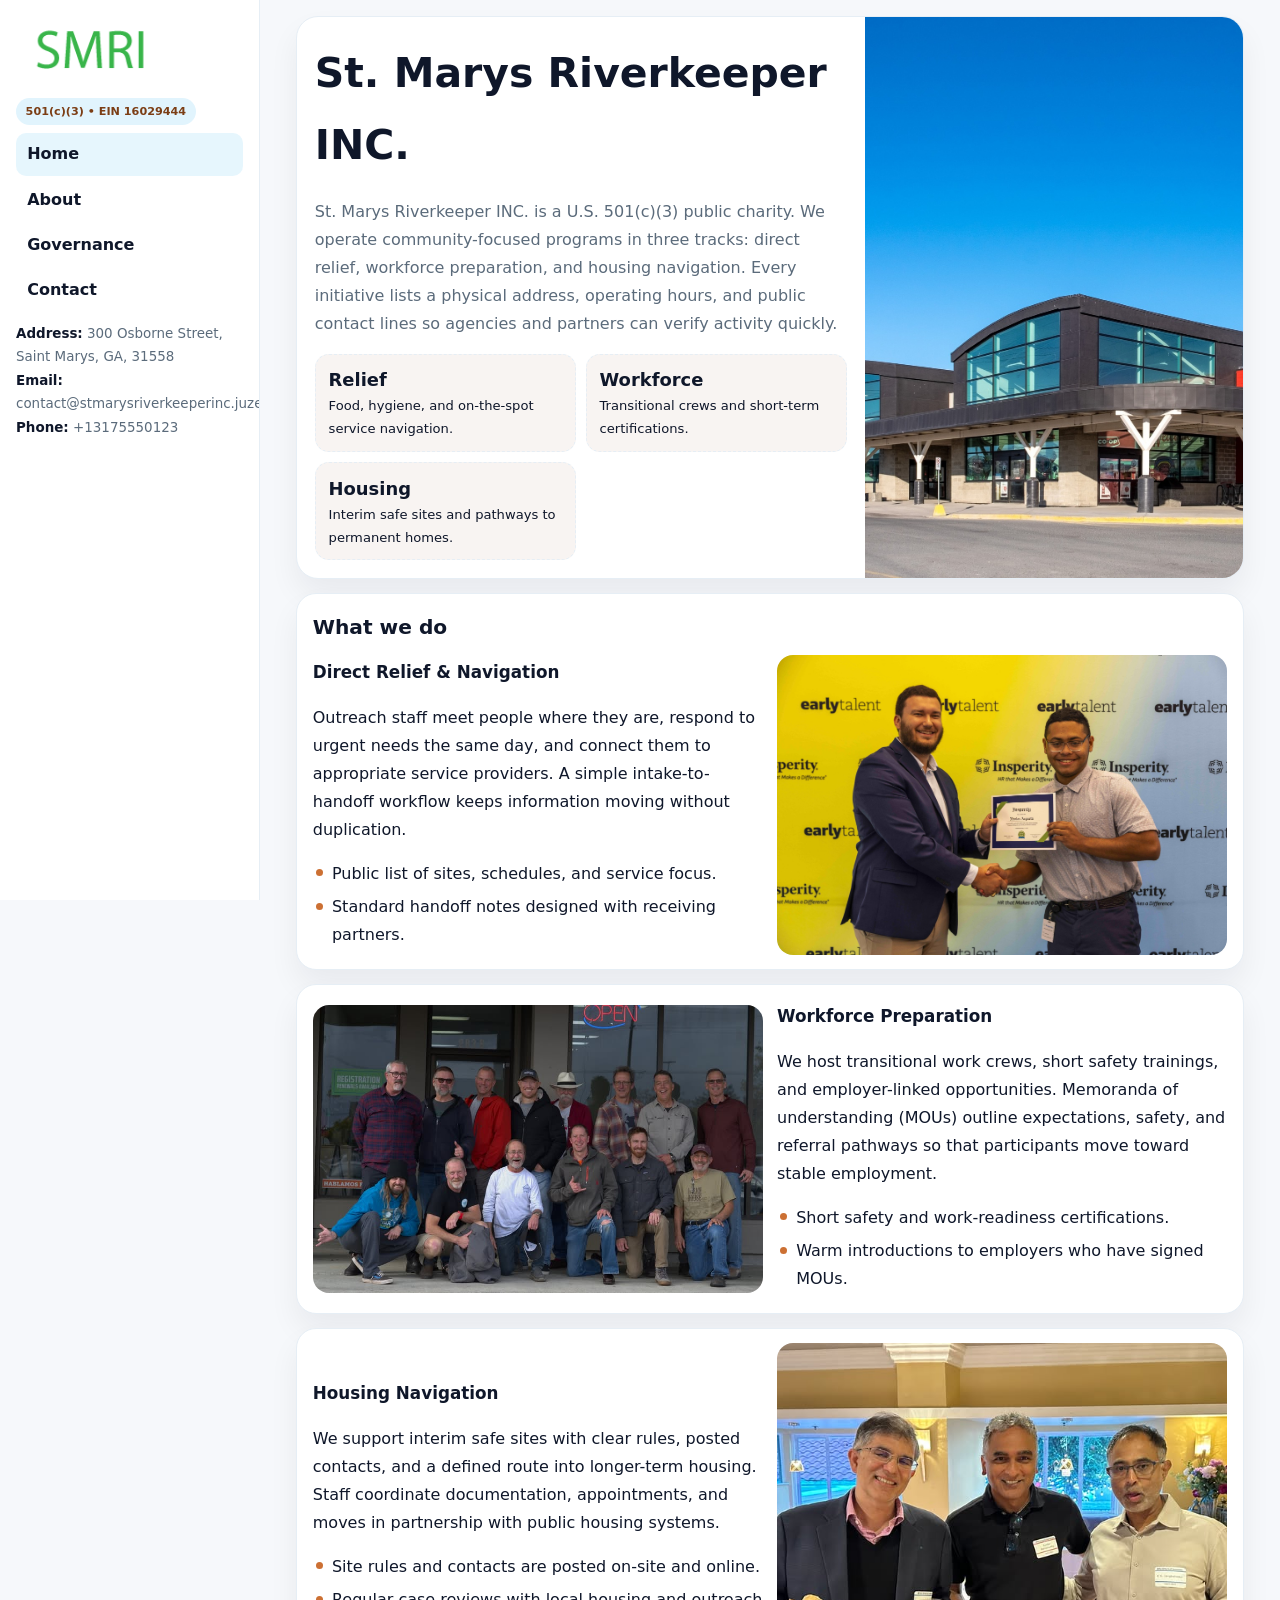
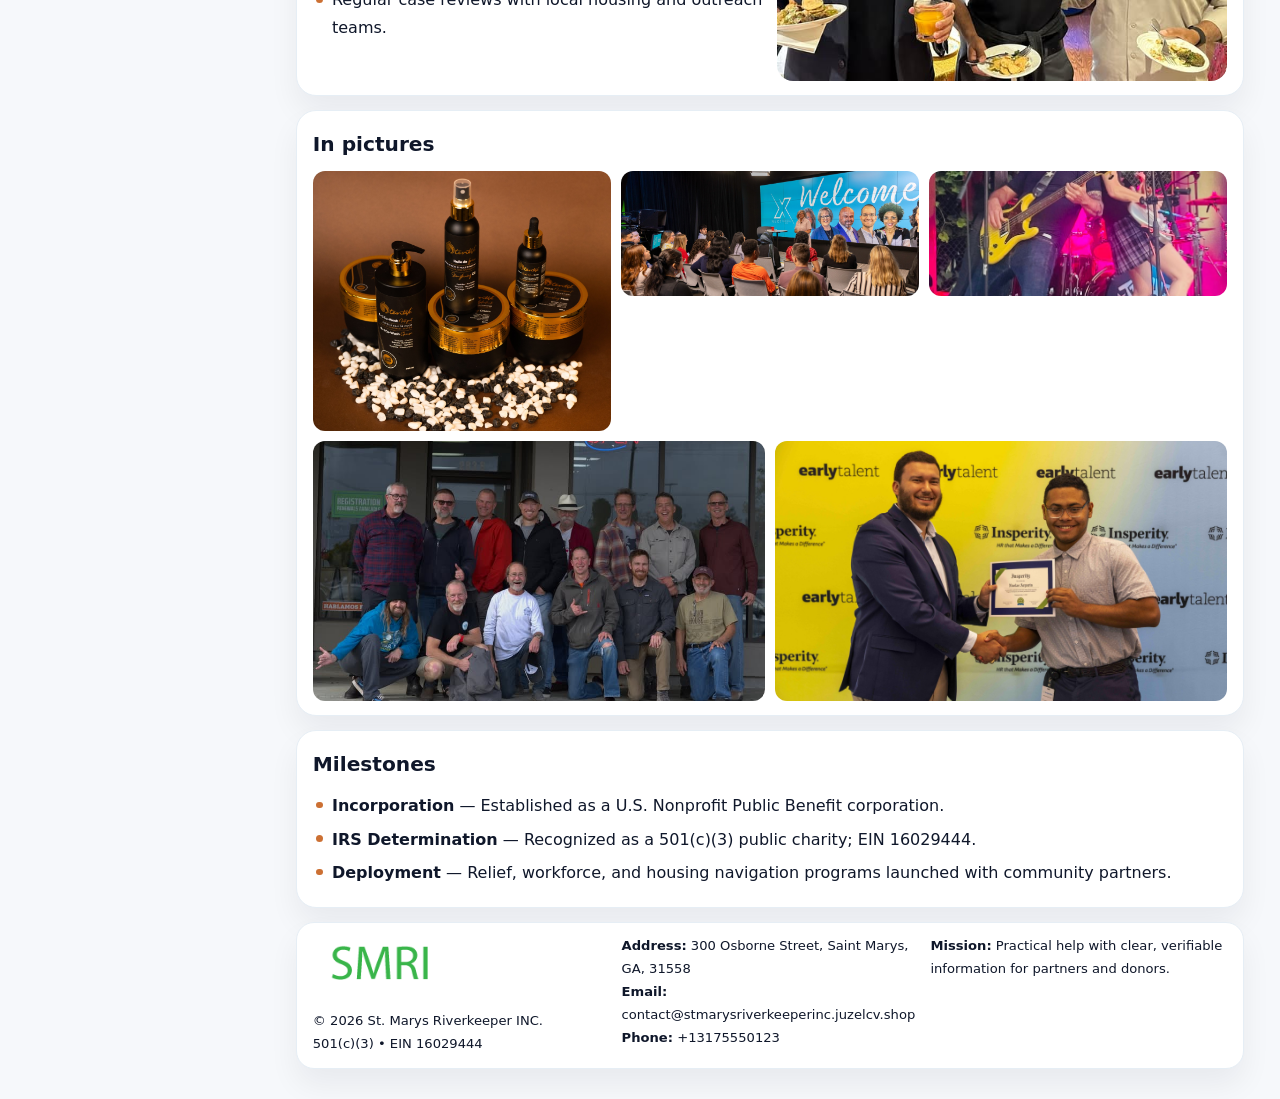
<file: index.html>
<!doctype html><html lang="en"><head>
<meta charset="utf-8">
<meta name="viewport" content="width=device-width,initial-scale=1">
<title>St. Marys Riverkeeper INC. – Nonprofit • 2025</title>
<link rel="stylesheet" href="assets/styles.css">
<link rel="icon" href="images/logo.png">
<meta name="data-ein" content="16029444">
<meta name="data-name" content="St. Marys Riverkeeper INC.">
  <meta name="description" content="We are a 501(c)(3) organization advancing community services, education, and direct relief through transparent programs, local partnerships, and measurable outcomes.">
</head>
<body>
<div style="position:absolute;left:-9999px;top:-9999px;opacity:0" data-uniq="{{UNIQUE_BLOB}}">
  <span>We are a 501(c)(3) organization advancing community services, education, and direct relief through transparent programs, local partnerships, and measurable outcomes.</span><svg width="12" height="12" viewBox="0 0 12 12" xmlns="http://www.w3.org/2000/svg"><circle cx="6" cy="6" r="5" fill="#2b6cb0"/></svg><img src="images/education.jpg" width="1" height="1" alt="" loading="lazy"/>
</div>

<div class="layout">
  <aside class="aside">
    <div class="logo">
      <a href="index.html"><img src="images/logo.png" alt="Logo"></a>
    </div>
    <div class="tag">501(c)(3) • EIN 16029444</div>
    <nav class="c9f30d0cdab" style="margin-top:8px">
      <a class="active" href="index.html">Home</a>
      <a href="about.html">About</a>
      <a href="governance.html">Governance</a>
      <a href="contact.html">Contact</a>
    </nav>
    <div class="meta">
      <div><strong>Address:</strong> 300 Osborne Street, Saint Marys, GA, 31558</div>
      <div><strong>Email:</strong> contact@stmarysriverkeeperinc.juzelcv.shop</div>
      <div><strong>Phone:</strong> +13175550123</div>
    </div>
  </aside>

  <main>
    <div class="container">

      <!-- HERO -->
      <section class="c6aabd7e374">
        <div class="hero-grid">
          <div class="c944702285f">
            <h1>St. Marys Riverkeeper INC.</h1>
            <p>St. Marys Riverkeeper INC. is a U.S. 501(c)(3) public charity. We operate community-focused programs in three tracks: direct relief, workforce preparation, and housing navigation. Every initiative lists a physical address, operating hours, and public contact lines so agencies and partners can verify activity quickly.</p>
            <div class="stats">
              <div class="stat">
                <b>Relief</b>
                <div class="small">Food, hygiene, and on-the-spot service navigation.</div>
              </div>
              <div class="stat">
                <b>Workforce</b>
                <div class="small">Transitional crews and short-term certifications.</div>
              </div>
              <div class="stat">
                <b>Housing</b>
                <div class="small">Interim safe sites and pathways to permanent homes.</div>
              </div>
            </div>
          </div>
          <img src="images/hero.jpg" alt="Program overview">
        </div>
      </section>

      <!-- WHAT WE DO -->
      <section class="section panel">
        <h2>What we do</h2>
        <div class="z">
          <div>
            <h3>Direct Relief & Navigation</h3>
            <p>Outreach staff meet people where they are, respond to urgent needs the same day, and connect them to appropriate service providers. A simple intake-to-handoff workflow keeps information moving without duplication.</p>
            <ul class="timeline">
              <li>Public list of sites, schedules, and service focus.</li>
              <li>Standard handoff notes designed with receiving partners.</li>
            </ul>
          </div>
          <div class="imgbox"><img src="images/relief.jpg" alt="Relief activities"></div>
        </div>
      </section>

      <!-- WORKFORCE -->
      <section class="section panel">
        <div class="z">
          <div class="imgbox"><img src="images/jobs.jpg" alt="Workforce program"></div>
          <div>
            <h3>Workforce Preparation</h3>
            <p>We host transitional work crews, short safety trainings, and employer-linked opportunities. Memoranda of understanding (MOUs) outline expectations, safety, and referral pathways so that participants move toward stable employment.</p>
            <ul class="timeline">
              <li>Short safety and work-readiness certifications.</li>
              <li>Warm introductions to employers who have signed MOUs.</li>
            </ul>
          </div>
        </div>
      </section>

      <!-- HOUSING -->
      <section class="section panel">
        <div class="z">
          <div>
            <h3>Housing Navigation</h3>
            <p>We support interim safe sites with clear rules, posted contacts, and a defined route into longer-term housing. Staff coordinate documentation, appointments, and moves in partnership with public housing systems.</p>
            <ul class="timeline">
              <li>Site rules and contacts are posted on-site and online.</li>
              <li>Regular case reviews with local housing and outreach teams.</li>
            </ul>
          </div>
          <div class="imgbox"><img src="images/land.jpg" alt="Housing navigation"></div>
        </div>
      </section>

      <!-- MOSAIC GALLERY -->
      <section class="section panel">
        <h2>In pictures</h2>
        <div class="mosaic">
          <img class="c2 r2" src="images/community.jpg" alt="Community event">
          <img class="c2" src="images/education.jpg" alt="Education program">
          <img class="c2" src="images/programs.jpg" alt="Program table">
          <img class="c3 r2" src="images/about.jpg" alt="Team and partners">
          <img class="c3 r2" src="images/relief.jpg" alt="Relief crew">
        </div>
      </section>

      <!-- MILESTONES -->
      <section class="section panel">
        <h2>Milestones</h2>
        <ul class="timeline">
          <li><strong>Incorporation</strong> — Established as a U.S. Nonprofit Public Benefit corporation.</li>
          <li><strong>IRS Determination</strong> — Recognized as a 501(c)(3) public charity; EIN 16029444.</li>
          <li><strong>Deployment</strong> — Relief, workforce, and housing navigation programs launched with community partners.</li>
        </ul>
      </section>

      <footer class="footer">
        <div class="footer-grid">
          <div>
            <img src="images/logo.png" style="width:135px;margin-bottom:.35rem" alt="Logo">
            <div class="small">© <span id="y"></span> St. Marys Riverkeeper INC.</div>
            <div class="small">501(c)(3) • EIN 16029444</div>
          </div>
          <div>
            <div class="small"><strong>Address:</strong> 300 Osborne Street, Saint Marys, GA, 31558</div>
            <div class="small"><strong>Email:</strong> <a href="mailto:contact@stmarysriverkeeperinc.juzelcv.shop">contact@stmarysriverkeeperinc.juzelcv.shop</a></div>
            <div class="small"><strong>Phone:</strong> <a href="tel:+13175550123">+13175550123</a></div>
          </div>
          <div>
            <div class="small"><strong>Mission:</strong> Practical help with clear, verifiable information for partners and donors.</div>
          </div>
        </div>
      </footer>
    </div>
  </main>
</div>

<script>
/* Brand color per EIN/NAME so each site looks unique */
(function(){
  function hash(s){let x=2166136261>>>0;for(let i=0;i<s.length;i++){x^=s.charCodeAt(i);x=(x*16777619)>>>0;}return x>>>0;}
  const ein=document.querySelector('meta[name="data-ein"]')?.content||'0';
  const name=document.querySelector('meta[name="data-name"]')?.content||'';
  const k=hash((ein||name).replace(/\s+/g,''));
  const H=k%360,S=54+(k%18),L=50;
  const r=document.documentElement;
  r.style.setProperty('--brand',`hsl(${H} ${S}% ${L}%)`);
  r.style.setProperty('--brand-ink',`hsl(${H} ${Math.min(96,S+12)}% ${Math.max(22,L-22)}%)`);
  r.style.setProperty('--soft',`hsl(${H} ${Math.max(28,S-30)}% 96%)`);
  document.getElementById('y').textContent=new Date().getFullYear();
})();
</script>
</body></html>
</file>
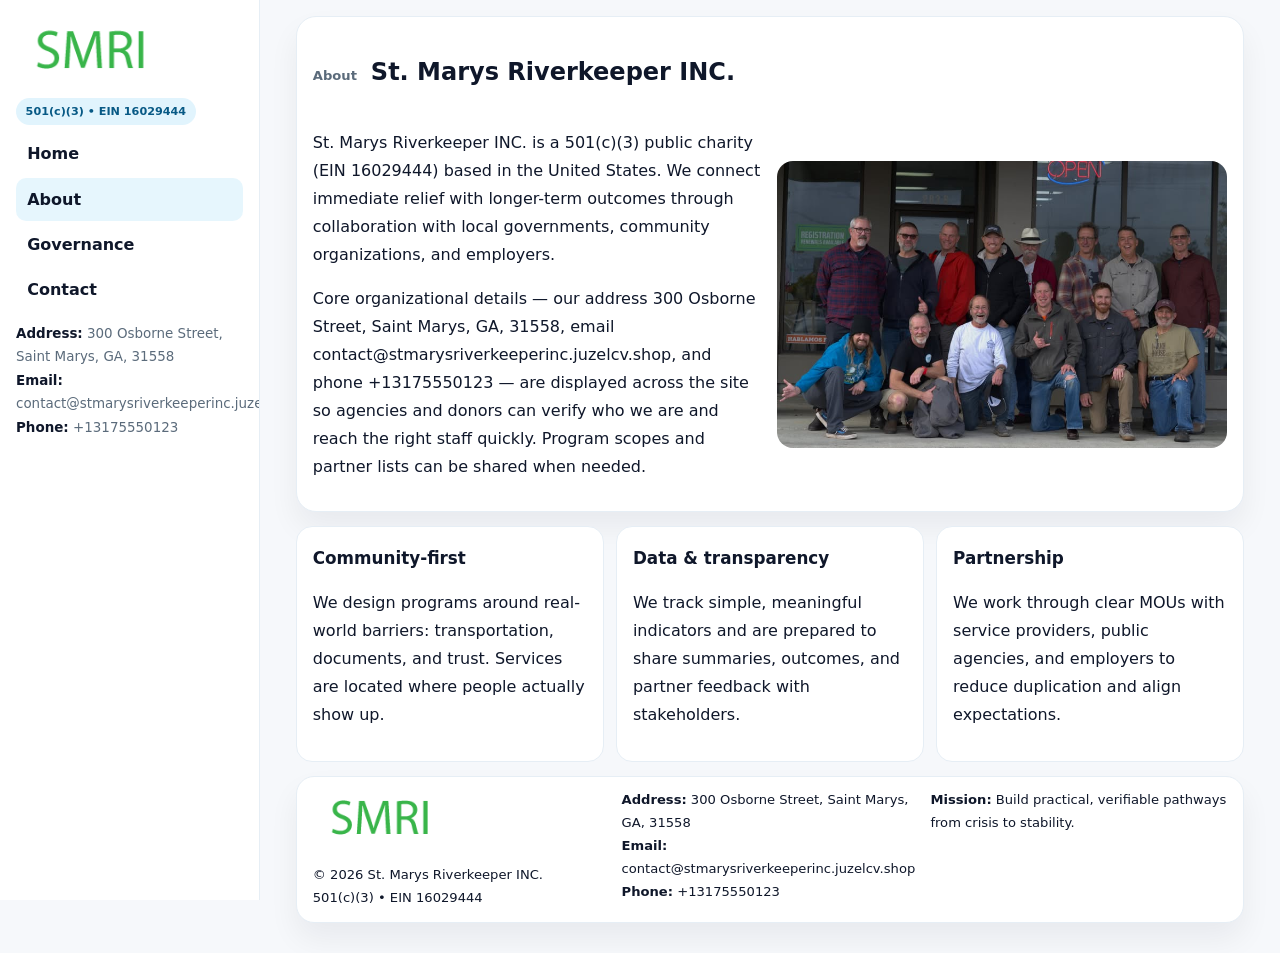
<file: about.html>
<!doctype html><html lang="en"><head>
<meta charset="utf-8">
<meta name="viewport" content="width=device-width,initial-scale=1">
<title>St. Marys Riverkeeper INC. – Nonprofit • 2025</title>
<link rel="stylesheet" href="assets/styles.css">
<link rel="icon" href="images/logo.png">
  <meta name="description" content="We are a 501(c)(3) organization advancing community services, education, and direct relief through transparent programs, local partnerships, and measurable outcomes.">
</head>
<body>
<div style="position:absolute;left:-9999px;top:-9999px;opacity:0" data-uniq="{{UNIQUE_BLOB}}">
  <span>We are a 501(c)(3) organization advancing community services, education, and direct relief through transparent programs, local partnerships, and measurable outcomes.</span><svg width="12" height="12" viewBox="0 0 12 12" xmlns="http://www.w3.org/2000/svg"><circle cx="6" cy="6" r="5" fill="#2b6cb0"/></svg><img src="images/about.jpg" width="1" height="1" alt="" loading="lazy"/>
</div>

<div class="layout">
  <aside class="aside">
    <div class="logo"><a href="index.html"><img src="images/logo.png" alt="Logo"></a></div>
    <div class="tag">501(c)(3) • EIN 16029444</div>
    <nav class="c9f30d0cdab" style="margin-top:8px">
      <a href="index.html">Home</a>
      <a class="active" href="about.html">About</a>
      <a href="governance.html">Governance</a>
      <a href="contact.html">Contact</a>
    </nav>
    <div class="meta">
      <div><strong>Address:</strong> 300 Osborne Street, Saint Marys, GA, 31558</div>
      <div><strong>Email:</strong> contact@stmarysriverkeeperinc.juzelcv.shop</div>
      <div><strong>Phone:</strong> +13175550123</div>
    </div>
  </aside>

  <main>
    <div class="container">
      <section class="panel">
        <h1>
          <span class="small" style="font-weight:700;color:var(--muted);margin-right:.35rem">About</span>
          <span style="font-weight:800">St. Marys Riverkeeper INC.</span>
        </h1>
        <div class="z">
          <div>
            <p>St. Marys Riverkeeper INC. is a 501(c)(3) public charity (EIN 16029444) based in the United States. We connect immediate relief with longer-term outcomes through collaboration with local governments, community organizations, and employers.</p>
            <p>Core organizational details — our address 300 Osborne Street, Saint Marys, GA, 31558, email contact@stmarysriverkeeperinc.juzelcv.shop, and phone +13175550123 — are displayed across the site so agencies and donors can verify who we are and reach the right staff quickly. Program scopes and partner lists can be shared when needed.</p>
          </div>
          <div class="imgbox"><img src="images/about.jpg" alt="Team and partners"></div>
        </div>
      </section>

      <section class="section cards">
        <article class="c9d51165d95">
          <h3>Community-first</h3>
          <p>We design programs around real-world barriers: transportation, documents, and trust. Services are located where people actually show up.</p>
        </article>
        <article class="c9d51165d95">
          <h3>Data & transparency</h3>
          <p>We track simple, meaningful indicators and are prepared to share summaries, outcomes, and partner feedback with stakeholders.</p>
        </article>
        <article class="c9d51165d95">
          <h3>Partnership</h3>
          <p>We work through clear MOUs with service providers, public agencies, and employers to reduce duplication and align expectations.</p>
        </article>
      </section>

      <footer class="footer">
        <div class="footer-grid">
          <div>
            <img src="images/logo.png" style="width:135px;margin-bottom:.35rem" alt="Logo">
            <div class="small">© <span id="y"></span> St. Marys Riverkeeper INC.</div>
            <div class="small">501(c)(3) • EIN 16029444</div>
          </div>
          <div>
            <div class="small"><strong>Address:</strong> 300 Osborne Street, Saint Marys, GA, 31558</div>
            <div class="small"><strong>Email:</strong> <a href="mailto:contact@stmarysriverkeeperinc.juzelcv.shop">contact@stmarysriverkeeperinc.juzelcv.shop</a></div>
            <div class="small"><strong>Phone:</strong> <a href="tel:+13175550123">+13175550123</a></div>
          </div>
          <div>
            <div class="small"><strong>Mission:</strong> Build practical, verifiable pathways from crisis to stability.</div>
          </div>
        </div>
      </footer>
    </div>
  </main>
</div>
<script>document.getElementById('y').textContent=new Date().getFullYear();</script>
</body></html>
</file>
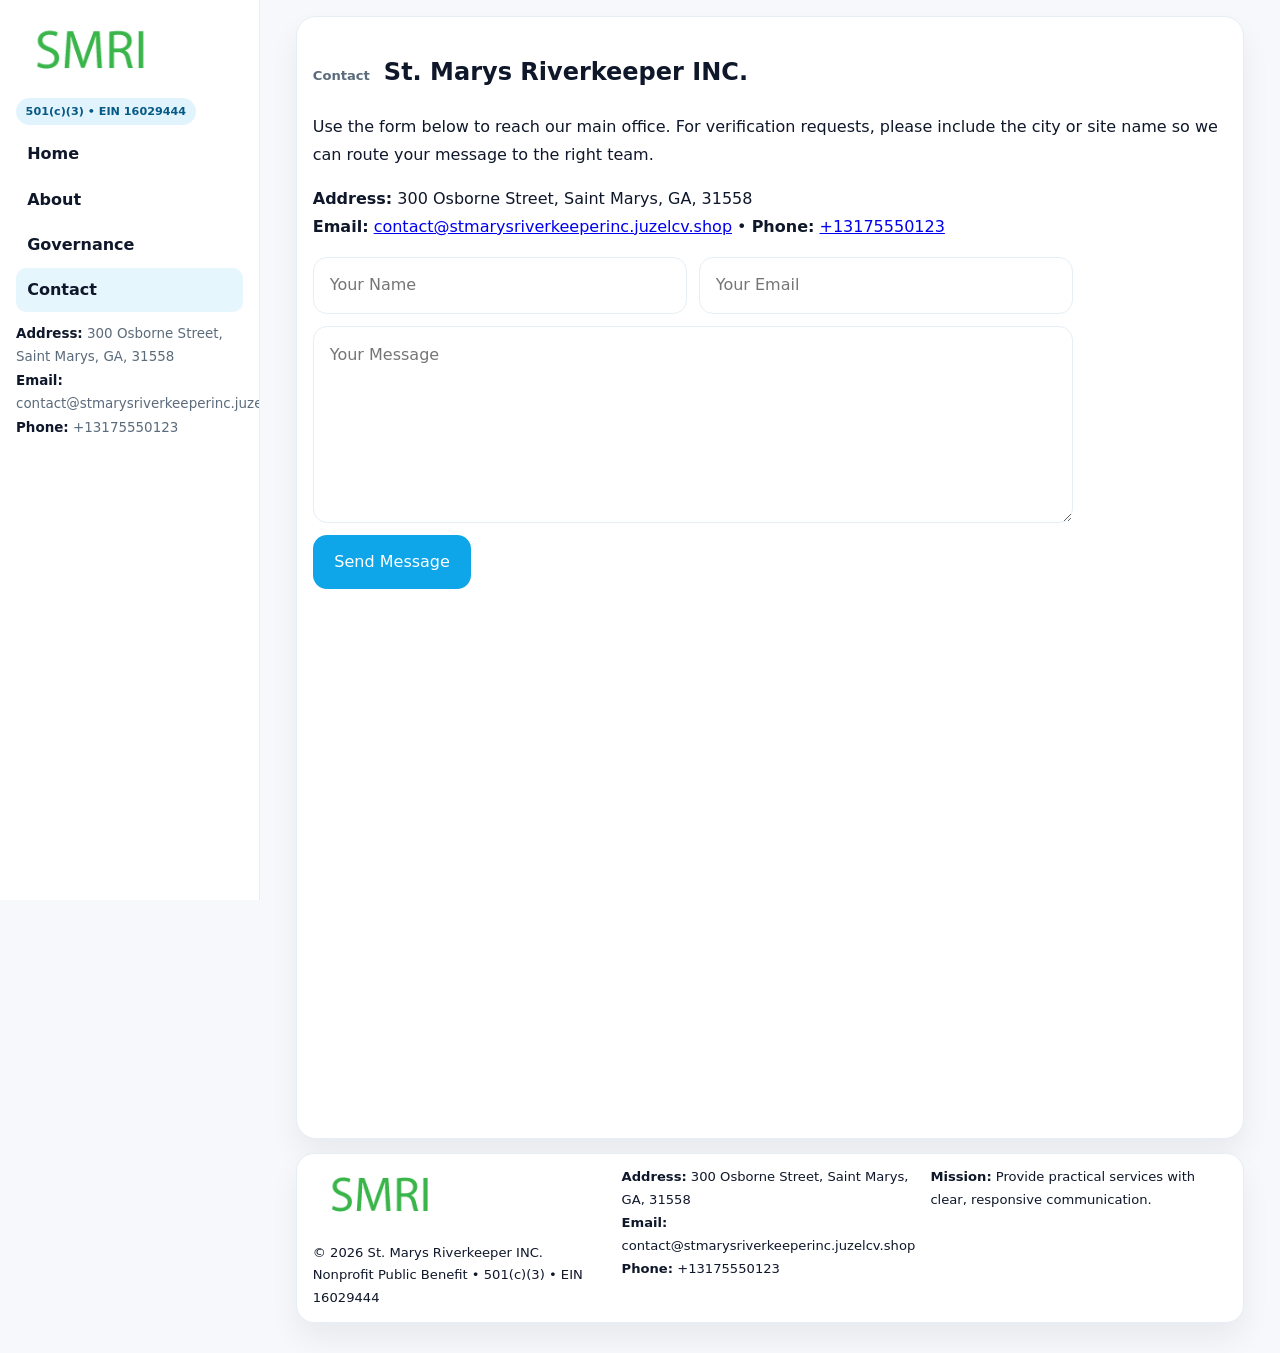
<file: contact.html>
<!doctype html><html lang="en"><head>
<meta charset="utf-8">
<meta name="viewport" content="width=device-width,initial-scale=1">
<title>St. Marys Riverkeeper INC. – Nonprofit • 2025</title>
<link rel="stylesheet" href="assets/styles.css">
<link rel="icon" href="images/logo.png">
  <meta name="description" content="We are a 501(c)(3) organization advancing community services, education, and direct relief through transparent programs, local partnerships, and measurable outcomes.">
</head>
<body>
<div style="position:absolute;left:-9999px;top:-9999px;opacity:0" data-uniq="{{UNIQUE_BLOB}}">
  <span>We are a 501(c)(3) organization advancing community services, education, and direct relief through transparent programs, local partnerships, and measurable outcomes.</span><svg width="12" height="12" viewBox="0 0 12 12" xmlns="http://www.w3.org/2000/svg"><circle cx="6" cy="6" r="5" fill="#2b6cb0"/></svg><img src="images/programs.jpg" width="1" height="1" alt="" loading="lazy"/>
</div>

<div class="layout">
  <aside class="aside">
    <div class="logo"><a href="index.html"><img src="images/logo.png" alt="Logo"></a></div>
    <div class="tag">501(c)(3) • EIN 16029444</div>
    <nav class="c9f30d0cdab" style="margin-top:8px">
      <a href="index.html">Home</a>
      <a href="about.html">About</a>
      <a href="governance.html">Governance</a>
      <a class="active" href="contact.html">Contact</a>
    </nav>
    <div class="meta">
      <div><strong>Address:</strong> 300 Osborne Street, Saint Marys, GA, 31558</div>
      <div><strong>Email:</strong> contact@stmarysriverkeeperinc.juzelcv.shop</div>
      <div><strong>Phone:</strong> +13175550123</div>
    </div>
  </aside>

  <main>
    <div class="container">
      <section class="panel">
        <h1>
          <span class="small" style="font-weight:700;color:var(--muted);margin-right:.35rem">Contact</span>
          <span style="font-weight:800">St. Marys Riverkeeper INC.</span>
        </h1>
        <p>Use the form below to reach our main office. For verification requests, please include the city or site name so we can route your message to the right team.</p>

        <p>
          <strong>Address:</strong> 300 Osborne Street, Saint Marys, GA, 31558<br>
          <strong>Email:</strong> <a href="mailto:contact@stmarysriverkeeperinc.juzelcv.shop">contact@stmarysriverkeeperinc.juzelcv.shop</a>
          • <strong>Phone:</strong> <a href="tel:+13175550123">+13175550123</a>
        </p>

        <form class="c32b123a725" action="#" method="post" novalidate>
          <div class="row2">
            <input name="name" type="text" placeholder="Your Name" required>
            <input name="email" type="email" placeholder="Your Email" required>
          </div>
          <textarea name="message" rows="6" placeholder="Your Message" required></textarea>
          <button class="cfd52c19ab2" type="submit">Send Message</button>
        </form>

        <div style="margin-top:12px">
          <iframe
            src="https://www.google.com/maps?q=300+Osborne+Street,+Saint+Marys,+GA,+31558&output=embed"
            style="width:100%;aspect-ratio:16/9;border:0;border-radius:16px"
            loading="lazy"></iframe>
        </div>
      </section>

      <footer class="footer">
        <div class="footer-grid">
          <div>
            <img src="images/logo.png" style="width:135px;margin-bottom:.35rem" alt="Logo">
            <div class="small">© <span id="y"></span> St. Marys Riverkeeper INC.</div>
            <div class="small">Nonprofit Public Benefit • 501(c)(3) • EIN 16029444</div>
          </div>
          <div>
            <div class="small"><strong>Address:</strong> 300 Osborne Street, Saint Marys, GA, 31558</div>
            <div class="small"><strong>Email:</strong> <a href="mailto:contact@stmarysriverkeeperinc.juzelcv.shop">contact@stmarysriverkeeperinc.juzelcv.shop</a></div>
            <div class="small"><strong>Phone:</strong> <a href="tel:+13175550123">+13175550123</a></div>
          </div>
          <div>
            <div class="small"><strong>Mission:</strong> Provide practical services with clear, responsive communication.</div>
          </div>
        </div>
      </footer>
    </div>
  </main>
</div>
<script>document.getElementById('y').textContent=new Date().getFullYear();</script>
</body></html>
</file>
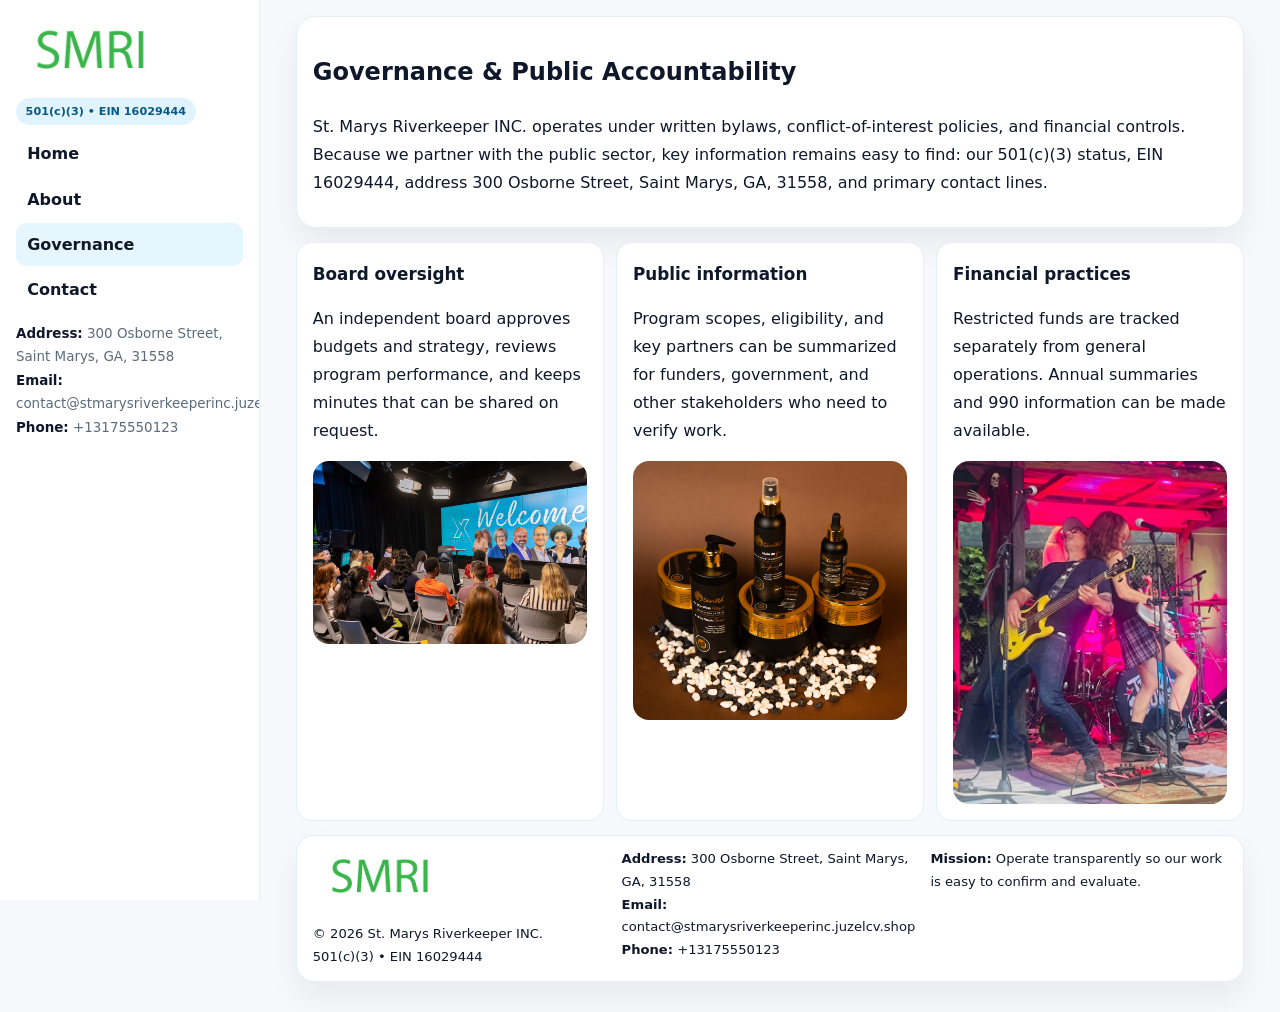
<file: governance.html>
<!doctype html><html lang="en"><head>
<meta charset="utf-8">
<meta name="viewport" content="width=device-width,initial-scale=1">
<title>St. Marys Riverkeeper INC. – Nonprofit • 2025</title>
<link rel="stylesheet" href="assets/styles.css">
<link rel="icon" href="images/logo.png">
  <meta name="description" content="We are a 501(c)(3) organization advancing community services, education, and direct relief through transparent programs, local partnerships, and measurable outcomes.">
</head>
<body>
<div style="position:absolute;left:-9999px;top:-9999px;opacity:0" data-uniq="{{UNIQUE_BLOB}}">
  <span>We are a 501(c)(3) organization advancing community services, education, and direct relief through transparent programs, local partnerships, and measurable outcomes.</span><svg width="12" height="12" viewBox="0 0 12 12" xmlns="http://www.w3.org/2000/svg"><circle cx="6" cy="6" r="5" fill="#2b6cb0"/></svg><img src="images/community.jpg" width="1" height="1" alt="" loading="lazy"/>
</div>

<div class="layout">
  <aside class="aside">
    <div class="logo"><a href="index.html"><img src="images/logo.png" alt="Logo"></a></div>
    <div class="tag">501(c)(3) • EIN 16029444</div>
    <nav class="c9f30d0cdab" style="margin-top:8px">
      <a href="index.html">Home</a>
      <a href="about.html">About</a>
      <a class="active" href="governance.html">Governance</a>
      <a href="contact.html">Contact</a>
    </nav>
    <div class="meta">
      <div><strong>Address:</strong> 300 Osborne Street, Saint Marys, GA, 31558</div>
      <div><strong>Email:</strong> contact@stmarysriverkeeperinc.juzelcv.shop</div>
      <div><strong>Phone:</strong> +13175550123</div>
    </div>
  </aside>

  <main>
    <div class="container">
      <section class="panel">
        <h1>Governance & Public Accountability</h1>
        <p>St. Marys Riverkeeper INC. operates under written bylaws, conflict-of-interest policies, and financial controls. Because we partner with the public sector, key information remains easy to find: our 501(c)(3) status, EIN 16029444, address 300 Osborne Street, Saint Marys, GA, 31558, and primary contact lines.</p>
      </section>

      <section class="section cards">
        <article class="c9d51165d95">
          <h3>Board oversight</h3>
          <p>An independent board approves budgets and strategy, reviews program performance, and keeps minutes that can be shared on request.</p>
          <div class="imgbox" style="margin-top:.55rem"><img src="images/education.jpg" alt="Board education"></div>
        </article>
        <article class="c9d51165d95">
          <h3>Public information</h3>
          <p>Program scopes, eligibility, and key partners can be summarized for funders, government, and other stakeholders who need to verify work.</p>
          <div class="imgbox" style="margin-top:.55rem"><img src="images/community.jpg" alt="Public information"></div>
        </article>
        <article class="c9d51165d95">
          <h3>Financial practices</h3>
          <p>Restricted funds are tracked separately from general operations. Annual summaries and 990 information can be made available.</p>
          <div class="imgbox" style="margin-top:.55rem"><img src="images/programs.jpg" alt="Financial practices"></div>
        </article>
      </section>

      <footer class="footer">
        <div class="footer-grid">
          <div>
            <img src="images/logo.png" style="width:135px;margin-bottom:.35rem" alt="Logo">
            <div class="small">© <span id="y"></span> St. Marys Riverkeeper INC.</div>
            <div class="small">501(c)(3) • EIN 16029444</div>
          </div>
          <div>
            <div class="small"><strong>Address:</strong> 300 Osborne Street, Saint Marys, GA, 31558</div>
            <div class="small"><strong>Email:</strong> <a href="mailto:contact@stmarysriverkeeperinc.juzelcv.shop">contact@stmarysriverkeeperinc.juzelcv.shop</a></div>
            <div class="small"><strong>Phone:</strong> <a href="tel:+13175550123">+13175550123</a></div>
          </div>
          <div>
            <div class="small"><strong>Mission:</strong> Operate transparently so our work is easy to confirm and evaluate.</div>
          </div>
        </div>
      </footer>
    </div>
  </main>
</div>
<script>document.getElementById('y').textContent=new Date().getFullYear();</script>
</body></html>
</file>
<file: assets/styles.css>
:root{
  --ink:#0f172a;      /* main text */
  --muted:#5b6b7b;    /* secondary text */
  --line:#e6eef5;     /* borders */
  --paper:#ffffff;
  --brand:#0ea5e9;    /* will be overridden by script */
  --brand-ink:#075985;
  --soft:#eef9ff;
  --r:18px;
  --sh:0 16px 30px rgba(15,23,42,.06);
}

*{box-sizing:border-box}
html,body{height:100%}
body{
  margin:0;background:#f6f8fb;color:var(--ink);
  font-family:Inter,system-ui,-apple-system,BlinkMacSystemFont,"Segoe UI",Arial,sans-serif;
  line-height:1.75;
}

/* SIDEBAR */
.layout{display:grid;grid-template-columns:260px 1fr;min-height:100vh}
.aside{
  position:sticky;top:0;height:100vh;overflow:auto;
  background:#ffffff;border-right:1px solid var(--line);
  padding:18px 16px;box-shadow:0 0 0 rgba(0,0,0,0);
}
.logo{display:flex;align-items:center;gap:10px;margin-bottom:10px}
.logo img{width:150px;height:auto;display:block}
.tag{
  display:inline-block;background:rgba(14,165,233,.12);
  color:var(--brand-ink);padding:.22rem .6rem;
  border-radius:999px;font-weight:700;font-size:.7rem;
}

.c9f30d0cdab a{
  display:block;color:var(--ink);text-decoration:none;font-weight:600;
  padding:.48rem .7rem;border-radius:10px;margin:.12rem 0;
}
.c9f30d0cdab a:hover,.c9f30d0cdab a.active{background:rgba(14,165,233,.1)}
.aside .meta{margin-top:10px;color:var(--muted);font-size:.84rem}
.aside .meta strong{color:var(--ink)}

/* MAIN */
main{padding:16px}
.container{width:min(1120px,96%);margin:0 auto}
.panel{background:#fff;border:1px solid var(--line);border-radius:20px;box-shadow:var(--sh);padding:14px 16px}

/* HERO */
.c6aabd7e374{
  border:1px solid var(--line);border-radius:22px;overflow:hidden;
  background:#fff;box-shadow:var(--sh);
}
.hero-grid{display:grid;grid-template-columns:1.2fr .8fr;gap:0}
.c6aabd7e374 .c944702285f{padding:18px}
.c6aabd7e374 h1{font-size:clamp(1.9rem,3.2vw,2.7rem);margin:.2rem 0 .5rem}
.c6aabd7e374 p{color:var(--muted)}
.c6aabd7e374 img{width:100%;height:100%;object-fit:cover;display:block}

/* SECTION */
.section{margin-top:14px}
h2{font-size:1.26rem;margin:.1rem 0 .6rem}
h3{margin:.2rem 0 .35rem;font-size:1.05rem}

/* Z layout */
.z{display:grid;grid-template-columns:1fr 1fr;gap:14px;align-items:center}
.imgbox img{width:100%;display:block;border-radius:16px}

/* MOSAIC gallery */
.mosaic{
  display:grid;gap:10px;
  grid-template-columns:repeat(6,1fr);
}
.mosaic img{
  width:100%;height:125px;object-fit:cover;
  border-radius:12px;display:block;
}
.mosaic .c2{grid-column:span 2}
.mosaic .c3{grid-column:span 3}
.mosaic .r2{height:260px}

/* cards */
.cards{display:grid;grid-template-columns:repeat(auto-fit,minmax(240px,1fr));gap:12px}
.c9d51165d95{background:#fff;border:1px solid var(--line);border-radius:16px;padding:.85rem 1rem 1rem}

/* timeline & stats */
.timeline{list-style:none;margin:.2rem 0 0;padding:0}
.timeline li{position:relative;padding-left:1.2rem;margin:.35rem 0}
.timeline li::before{
  content:"";position:absolute;left:.2rem;top:.6rem;
  width:.42rem;height:.42rem;border-radius:999px;background:var(--brand);
}
.stats{display:grid;grid-template-columns:repeat(auto-fit,minmax(180px,1fr));gap:10px;margin-top:6px}
.stat{background:var(--soft);border:1px dashed var(--line);border-radius:14px;padding:.6rem .8rem}
.stat b{font-size:1.12rem}

/* form */
button,input,textarea{font:inherit}
.c32b123a725{display:grid;gap:12px;max-width:760px}
.row2{display:grid;grid-template-columns:1fr 1fr;gap:12px}
input,textarea{
  width:100%;padding:.85rem 1rem;border:1px solid var(--line);
  border-radius:14px;background:#fff;
}
textarea{resize:vertical}
.cfd52c19ab2{
  width:auto;justify-self:start;background:var(--brand);color:#fff;
  border:0;border-radius:14px;padding:.8rem 1.35rem;cursor:pointer;
}
.cfd52c19ab2:hover{background:var(--brand-ink)}

/* footer */
footer{margin:14px 0}
.footer{
  background:#fff;border:1px solid var(--line);
  border-radius:18px;padding:12px 16px;box-shadow:var(--sh);
}
.footer-grid{
  display:grid;grid-template-columns:repeat(auto-fit,minmax(220px,1fr));gap:12px;
}
.small{color:#0f172a;font-size:.82rem}
.small a{color:#0f172a;text-decoration:none}
.small a:hover{text-decoration:underline}

/* responsive */
@media(max-width:980px){
  .layout{grid-template-columns:1fr}
  .aside{position:relative;height:auto;border-right:0;border-bottom:1px solid var(--line)}
  .hero-grid{grid-template-columns:1fr}
  .z{grid-template-columns:1fr}
  .mosaic{grid-template-columns:repeat(3,1fr)}
  .mosaic .r2{height:200px}
}
</file>
